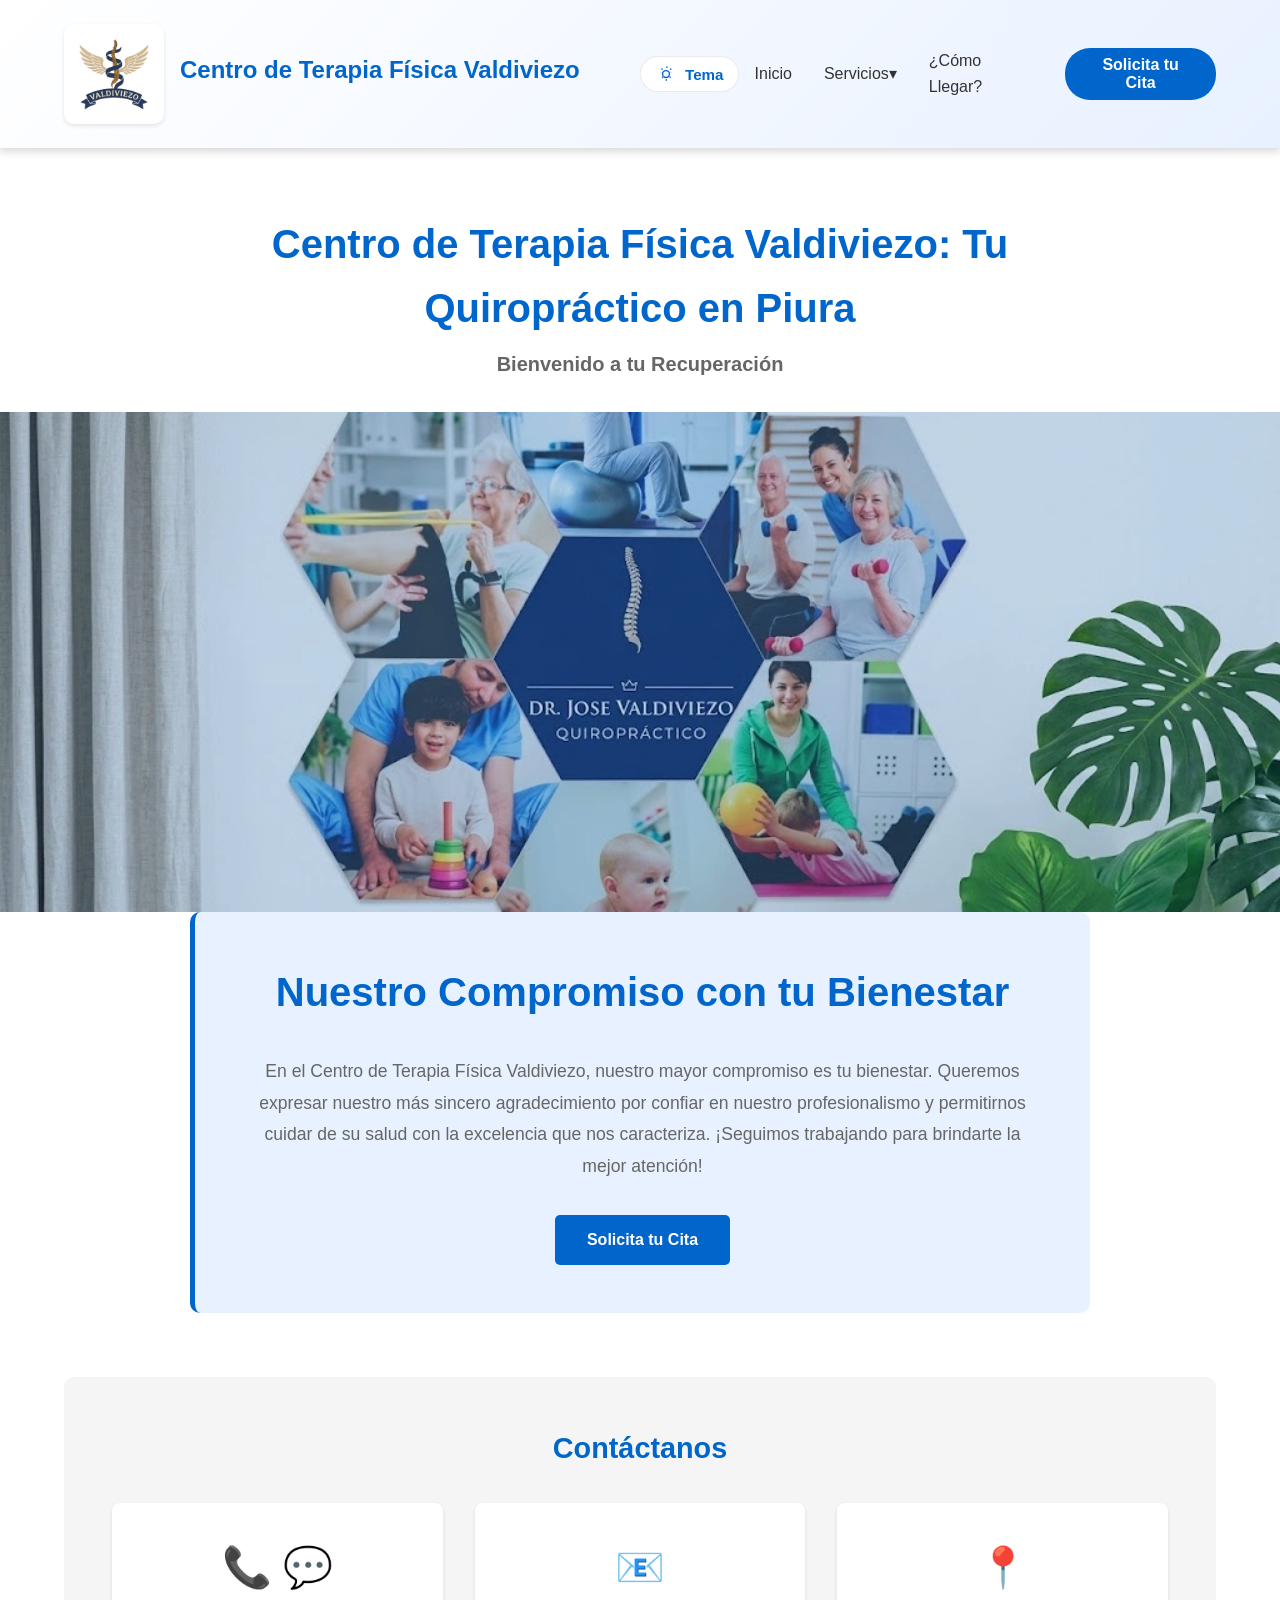
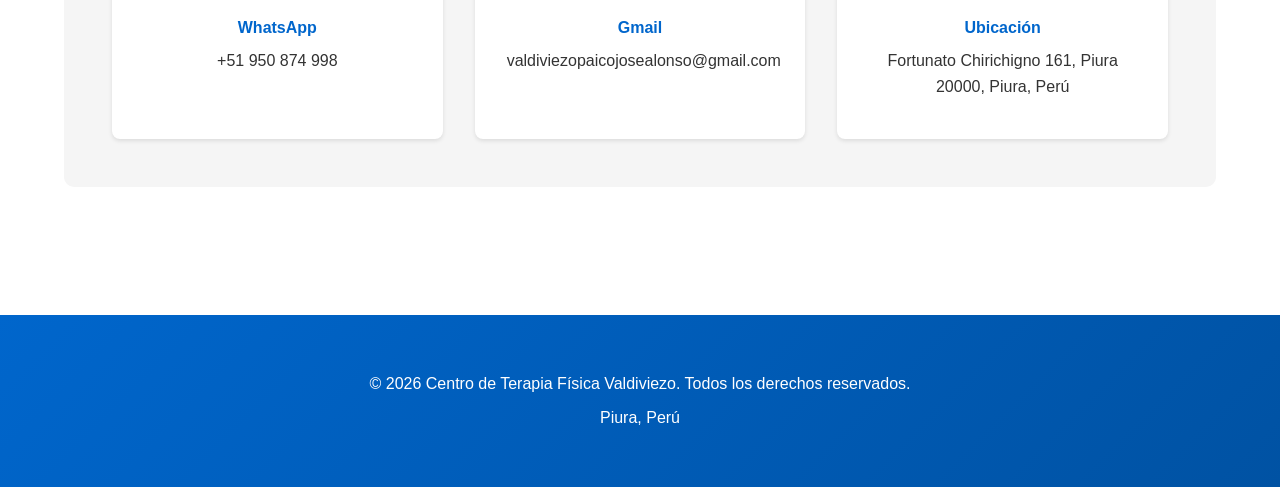
<file: index.html>
<!DOCTYPE html>
<html lang="es">
<head>
    <!-- Google tag (gtag.js) -->
<script async src="https://www.googletagmanager.com/gtag/js?id=AW-18197950227"></script>
<script>
  window.dataLayer = window.dataLayer || [];
  function gtag(){dataLayer.push(arguments);}
  gtag('js', new Date());

  gtag('config', 'AW-18197950227');
</script>
    <meta charset="UTF-8">
    <meta name="viewport" content="width=device-width, initial-scale=1.0">
    <title>Quiropráctico en Piura | Centro de Terapia Física Valdiviezo</title>
    <meta name="google-site-verification" content="0-OPtVbmEbUvLazxbUcmnhVM9NhPvHbZ19TzFa2XcDc" />
    <meta name="description" content="Especialista en fisioterapia, quiropraxia y rehabilitación en Piura. Agenda tu cita en el Centro de Terapia Física Valdiviezo y despídete de los dolores.">
    <link rel="stylesheet" href="styles.css">
</head>
<body>
    <!-- HEADER Y NAVEGACIÓN -->
    <header class="header">
        <div class="container">
            <a href="index.html" class="logo-section" style="text-decoration: none; color: inherit;">
                <img src="assets/images/logo.webp" alt="Logo Centro de Terapia Física Valdiviezo" class="logo-img">
                <div>
                    <div class="logo">Centro de Terapia Física Valdiviezo</div>
                </div>
            </a>
            <nav class="navbar">
                <button class="dark-mode-toggle" id="darkModeToggle" aria-label="Alternar modo oscuro">
                    <svg xmlns="http://www.w3.org/2000/svg" viewBox="0 0 24 24" width="22" height="22" fill="currentColor"><path d="M12 4.5a.75.75 0 0 1 .75-.75h.5a.75.75 0 0 1 0 1.5h-.5A.75.75 0 0 1 12 4.5Zm5.5 6.75a.75.75 0 0 1 .75-.75v-.5a.75.75 0 0 1-1.5 0v.5a.75.75 0 0 1 .75.75Zm-11 0a.75.75 0 0 1 .75-.75v-.5a.75.75 0 0 1-1.5 0v.5a.75.75 0 0 1 .75.75Zm5.75 6.25a.75.75 0 0 1 .75.75v.5a.75.75 0 0 1-1.5 0v-.5a.75.75 0 0 1 .75-.75Zm4.607-11.607a.75.75 0 0 1 1.06 1.06l-.354.354a.75.75 0 1 1-1.06-1.06l.354-.354Zm-8.914 8.914a.75.75 0 0 1 1.06 1.06l-.354.354a.75.75 0 1 1-1.06-1.06l.354-.354Zm8.914 0l.354.354a.75.75 0 0 1-1.06 1.06l-.354-.354a.75.75 0 0 1 1.06-1.06Zm-8.914-8.914l.354.354a.75.75 0 0 1-1.06 1.06l-.354-.354a.75.75 0 0 1 1.06-1.06ZM12 7.5a4.5 4.5 0 1 0 0 9 4.5 4.5 0 0 0 0-9Zm0 1.5a3 3 0 1 1 0 6 3 3 0 0 1 0-6Z"/></svg>
                    <span class="theme-text">Tema</span>
                </button>
                <button class="nav-toggle" id="navToggle">
                    <span></span>
                    <span></span>
                    <span></span>
                </button>
                <ul class="nav-menu" id="navMenu">
                    <li><a href="index.html" class="nav-link">Inicio</a></li>
                    <li class="nav-item dropdown">
                        <a href="#" class="nav-link">Servicios▾</a>
                        <ul class="dropdown-menu">
                            <li><a href="fisioterapia.html" class="nav-link">Fisioterapia</a></li>
                            <li><a href="condiciones-y-dolores.html" class="nav-link">Condiciones y Dolores</a></li>
                            <li><a href="primera-visita.html" class="nav-link">Primera Visita</a></li>
                        </ul>
                    </li>
                    <li><a href="como-llegar.html" class="nav-link">¿Cómo Llegar?</a></li>
                    <li><button class="nav-link btn-cita-header" id="btnCitaHeader" type="button">Solicita tu Cita</button></li>
                </ul>
            </nav>
        </div>
    </header>

    <!-- MAIN CONTENT -->
    <main>
        <!-- SECCIÓN HOME -->
        <section id="home" class="section home-section active">
            <!-- Hero Section -->
            <div class="hero-text-above">
                <h1 class="hero-title">Centro de Terapia Física Valdiviezo: Tu Quiropráctico en Piura</h1>
                <h2 class="hero-subtitle">Bienvenido a tu Recuperación</h2>
            </div>
            <div class="hero" style="background-image: url('assets/images/hero.webp');">
                <div class="hero-overlay"></div>
            </div>

            <!-- Presentación -->
            <div class="container">
                <section class="presentation">
                    <div class="presentation-card">
                        <h2>Nuestro Compromiso con tu Bienestar</h2>
                        <p class="presentation-text">
                            En el Centro de Terapia Física Valdiviezo, nuestro mayor compromiso es tu bienestar. Queremos expresar nuestro más sincero agradecimiento por confiar en nuestro profesionalismo y permitirnos cuidar de su salud con la excelencia que nos caracteriza. ¡Seguimos trabajando para brindarte la mejor atención!
                        </p>
                        <button class="btn btn-primary" id="btnCitaMain">Solicita tu Cita</button>
                    </div>
                </section>

                <!-- Contacto Rápido -->
                <section class="quick-contact">
                    <h3>Contáctanos</h3>
                    <div class="contact-grid">
                        <a class="contact-item contact-link" href="https://wa.me/51950874998?text=Hola,%20quisiera%20información%20sobre%20los%20servicios%20quiroprácticos." target="_blank" rel="noreferrer noopener">
                            <div class="contact-icon">📞 💬</div>
                            <p><strong>WhatsApp</strong></p>
                            <p>+51 950 874 998</p>
                        </a>
                        <div class="contact-item">
                            <div class="contact-icon">📧</div>
                            <p><strong>Gmail</strong></p>
                            <p>valdiviezopaicojosealonso@gmail.com</p>
                        </div>
                        <div class="contact-item">
                            <div class="contact-icon">📍</div>
                            <p><strong>Ubicación</strong></p>
                            <p>Fortunato Chirichigno 161, Piura 20000, Piura, Perú</p>
                        </div>
                    </div>
                </section>
            </div>
        </section>

        <!-- note: primera-visita and como-llegar moved to dedicated pages -->
    </main>

    <!-- FOOTER -->
    <footer class="footer">
        <div class="container">
            <p>&copy; 2026 Centro de Terapia Física Valdiviezo. Todos los derechos reservados.</p>
            <p>Piura, Perú</p>
        </div>
    </footer>

    <!-- MODAL FORMULARIO -->
    <div id="citaModal" class="modal">
        <div class="modal-content">
            <button class="close-modal" id="closeModal">&times;</button>
            <h2>Solicita tu Cita</h2>
            <form id="citaForm">
                <div class="form-group">
                    <label for="nombres">Nombres y Apellidos *</label>
                    <input type="text" id="nombres" name="nombres" required placeholder="Ej: Juan Pérez García">
                </div>

                <div class="form-group">
                    <label for="email">Correo Electrónico *</label>
                    <input type="email" id="email" name="email" required placeholder="Ej: juan@example.com">
                </div>

                <div class="form-group">
                    <label for="telefono">Número de Teléfono *</label>
                    <input type="tel" id="telefono" name="telefono" required placeholder="Ej: 951234567">
                </div>

                <div class="form-group">
                    <label for="dni">DNI *</label>
                    <input type="text" id="dni" name="dni" required placeholder="Ej: 12345678">
                </div>

                <div class="form-group">
                    <label for="provincia">Provincia *</label>
                    <select id="provincia" name="provincia" required>
                        <option value="">Selecciona una provincia</option>
                        <option value="Piura">Piura</option>
                        <option value="Ayabaca">Ayabaca</option>
                        <option value="Huancabamba">Huancabamba</option>
                        <option value="Morropón">Morropón</option>
                        <option value="Paita">Paita</option>
                        <option value="Sechura">Sechura</option>
                        <option value="Sullana">Sullana</option>
                        <option value="Talara">Talara</option>
                    </select>
                </div>

                <div class="form-group">
                    <label for="mensaje">Mensaje Adicional</label>
                    <textarea id="mensaje" name="mensaje" rows="4" placeholder="Cuéntanos brevemente tu caso o consulta..."></textarea>
                </div>

                <button type="submit" class="btn btn-primary btn-submit">Enviar y Contactar por WhatsApp</button>
            </form>
        </div>
    </div>

    <script src="script.js"></script>
</body>
</html>
</file>
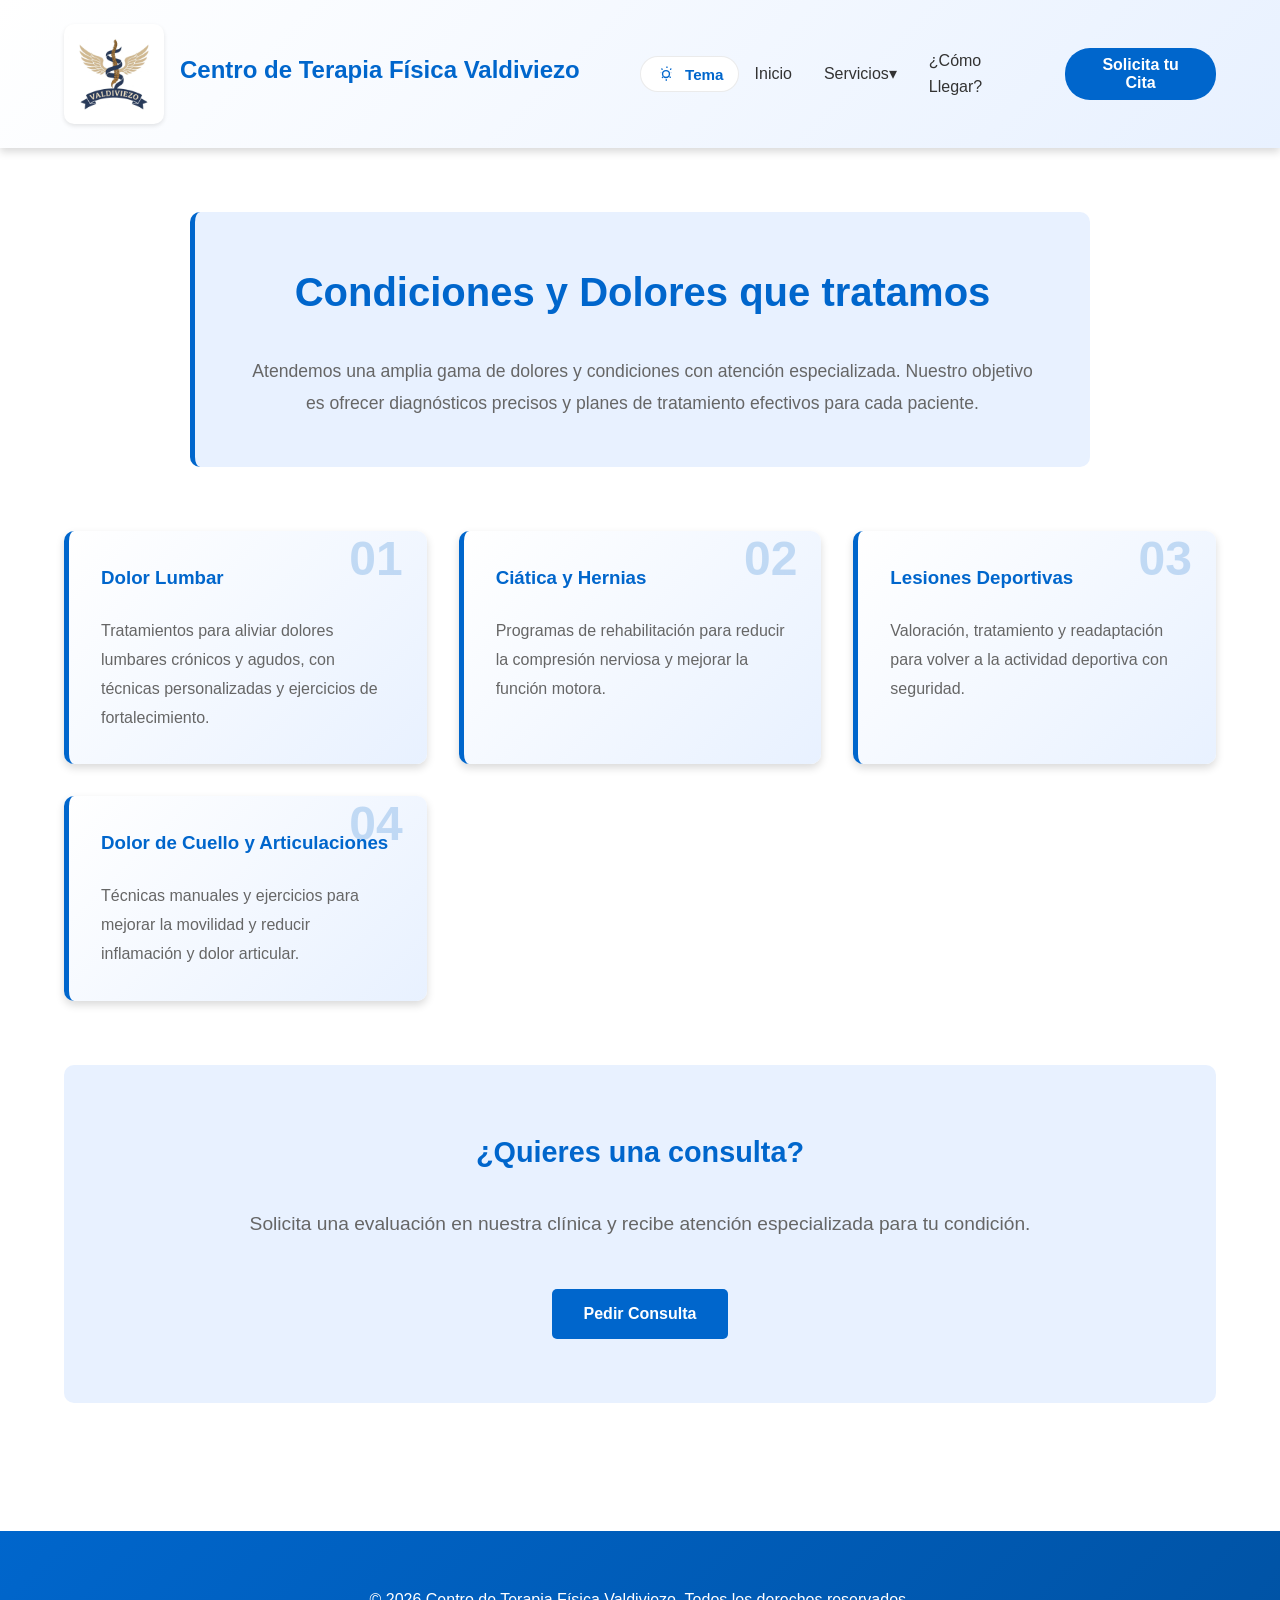
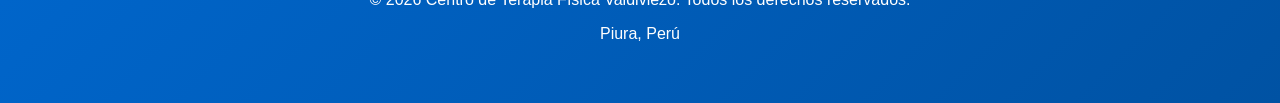
<file: condiciones-y-dolores.html>
<!DOCTYPE html>
<html lang="es">
<head>
    <!-- Google tag (gtag.js) -->
<script async src="https://www.googletagmanager.com/gtag/js?id=AW-18197950227"></script>
<script>
  window.dataLayer = window.dataLayer || [];
  function gtag(){dataLayer.push(arguments);}
  gtag('js', new Date());

  gtag('config', 'AW-18197950227');
</script>
    <meta charset="UTF-8">
    <meta name="viewport" content="width=device-width, initial-scale=1.0">
    <title>Tratamiento para Dolores de Espalda y Articulaciones en Piura</title>
    <meta name="description" content="¿Sufres de dolor de espalda, cuello o articulaciones? Descubre cómo nuestros especialistas en el Centro Valdiviezo pueden ayudarte a recuperar tu bienestar.">
    <link rel="stylesheet" href="styles.css">
</head>
<body>
    <!-- HEADER Y NAVEGACIÓN -->
    <header class="header">
        <div class="container">
            <a href="index.html" class="logo-section" style="text-decoration: none; color: inherit;">
                <img src="assets/images/logo.webp" alt="Logo Centro de Terapia Física Valdiviezo" class="logo-img">
                <div>
                    <div class="logo">Centro de Terapia Física Valdiviezo</div>
                </div>
            </a>
            <nav class="navbar">
                <button class="dark-mode-toggle" id="darkModeToggle" aria-label="Alternar modo oscuro">
                    <svg xmlns="http://www.w3.org/2000/svg" viewBox="0 0 24 24" width="22" height="22" fill="currentColor"><path d="M12 4.5a.75.75 0 0 1 .75-.75h.5a.75.75 0 0 1 0 1.5h-.5A.75.75 0 0 1 12 4.5Zm5.5 6.75a.75.75 0 0 1 .75-.75v-.5a.75.75 0 0 1-1.5 0v.5a.75.75 0 0 1 .75.75Zm-11 0a.75.75 0 0 1 .75-.75v-.5a.75.75 0 0 1-1.5 0v.5a.75.75 0 0 1 .75.75Zm5.75 6.25a.75.75 0 0 1 .75.75v.5a.75.75 0 0 1-1.5 0v-.5a.75.75 0 0 1 .75-.75Zm4.607-11.607a.75.75 0 0 1 1.06 1.06l-.354.354a.75.75 0 1 1-1.06-1.06l.354-.354Zm-8.914 8.914a.75.75 0 0 1 1.06 1.06l-.354.354a.75.75 0 1 1-1.06-1.06l.354-.354Zm8.914 0l.354.354a.75.75 0 0 1-1.06 1.06l-.354-.354a.75.75 0 0 1 1.06-1.06Zm-8.914-8.914l.354.354a.75.75 0 0 1-1.06 1.06l-.354-.354a.75.75 0 0 1 1.06-1.06ZM12 7.5a4.5 4.5 0 1 0 0 9 4.5 4.5 0 0 0 0-9Zm0 1.5a3 3 0 1 1 0 6 3 3 0 0 1 0-6Z"/></svg>
                    <span class="theme-text">Tema</span>
                </button>
                <button class="nav-toggle" id="navToggle">
                    <span></span>
                    <span></span>
                    <span></span>
                </button>
                <ul class="nav-menu" id="navMenu">
                    <li><a href="index.html" class="nav-link">Inicio</a></li>
                    <li class="nav-item dropdown">
                        <a href="#" class="nav-link">Servicios▾</a>
                        <ul class="dropdown-menu">
                            <li><a href="fisioterapia.html" class="nav-link">Fisioterapia</a></li>
                            <li><a href="condiciones-y-dolores.html" class="nav-link">Condiciones y Dolores</a></li>
                            <li><a href="primera-visita.html" class="nav-link">Primera Visita</a></li>
                        </ul>
                    </li>
                    <li><a href="como-llegar.html" class="nav-link">¿Cómo Llegar?</a></li>
                    <li><button class="nav-link btn-cita-header" id="btnCitaHeader" type="button">Solicita tu Cita</button></li>
                </ul>
            </nav>
        </div>
    </header>

    <main>
        <section class="section active" id="condiciones">
            <div class="container">
                <div class="presentation-card">
                    <h1>Condiciones y Dolores que tratamos</h1>
                    <p class="presentation-text">Atendemos una amplia gama de dolores y condiciones con atención especializada. Nuestro objetivo es ofrecer diagnósticos precisos y planes de tratamiento efectivos para cada paciente.</p>
                </div>

                <div class="steps-container">
                    <div class="step-card">
                        <div class="step-number">01</div>
                        <h3>Dolor Lumbar</h3>
                        <p>Tratamientos para aliviar dolores lumbares crónicos y agudos, con técnicas personalizadas y ejercicios de fortalecimiento.</p>
                    </div>

                    <div class="step-card">
                        <div class="step-number">02</div>
                        <h3>Ciática y Hernias</h3>
                        <p>Programas de rehabilitación para reducir la compresión nerviosa y mejorar la función motora.</p>
                    </div>

                    <div class="step-card">
                        <div class="step-number">03</div>
                        <h3>Lesiones Deportivas</h3>
                        <p>Valoración, tratamiento y readaptación para volver a la actividad deportiva con seguridad.</p>
                    </div>

                    <div class="step-card">
                        <div class="step-number">04</div>
                        <h3>Dolor de Cuello y Articulaciones</h3>
                        <p>Técnicas manuales y ejercicios para mejorar la movilidad y reducir inflamación y dolor articular.</p>
                    </div>
                </div>

                <div class="cta-section">
                    <h3>¿Quieres una consulta?</h3>
                    <p class="section-subtitle">Solicita una evaluación en nuestra clínica y recibe atención especializada para tu condición.</p>
                    <button class="btn btn-primary" id="btnCitaMain">Pedir Consulta</button>
                </div>
            </div>
        </section>
    </main>

    <!-- FOOTER -->
    <footer class="footer">
        <div class="container">
            <p>&copy; 2026 Centro de Terapia Física Valdiviezo. Todos los derechos reservados.</p>
            <p>Piura, Perú</p>
        </div>
    </footer>

    <!-- MODAL FORMULARIO -->
    <div id="citaModal" class="modal">
        <div class="modal-content">
            <button class="close-modal" id="closeModal">&times;</button>
            <h2>Solicita tu Cita</h2>
            <form id="citaForm">
                <div class="form-group">
                    <label for="nombres">Nombres y Apellidos *</label>
                    <input type="text" id="nombres" name="nombres" required placeholder="Ej: Juan Pérez García">
                </div>

                <div class="form-group">
                    <label for="email">Correo Electrónico *</label>
                    <input type="email" id="email" name="email" required placeholder="Ej: juan@example.com">
                </div>

                <div class="form-group">
                    <label for="telefono">Número de Teléfono *</label>
                    <input type="tel" id="telefono" name="telefono" required placeholder="Ej: 951234567">
                </div>

                <div class="form-group">
                    <label for="dni">DNI *</label>
                    <input type="text" id="dni" name="dni" required placeholder="Ej: 12345678">
                </div>

                <div class="form-group">
                    <label for="provincia">Provincia *</label>
                    <select id="provincia" name="provincia" required>
                        <option value="">Selecciona una provincia</option>
                        <option value="Piura">Piura</option>
                        <option value="Paita">Paita</option>
                        <option value="Sullana">Sullana</option>
                    </select>
                </div>

                <div class="form-group">
                    <label for="mensaje">Mensaje Adicional</label>
                    <textarea id="mensaje" name="mensaje" rows="4" placeholder="Cuéntanos brevemente tu caso o consulta..."></textarea>
                </div>

                <button type="submit" class="btn btn-primary btn-submit">Enviar y Contactar por WhatsApp</button>
            </form>
        </div>
    </div>

    <script src="script.js"></script>
</body>
</html>
</file>
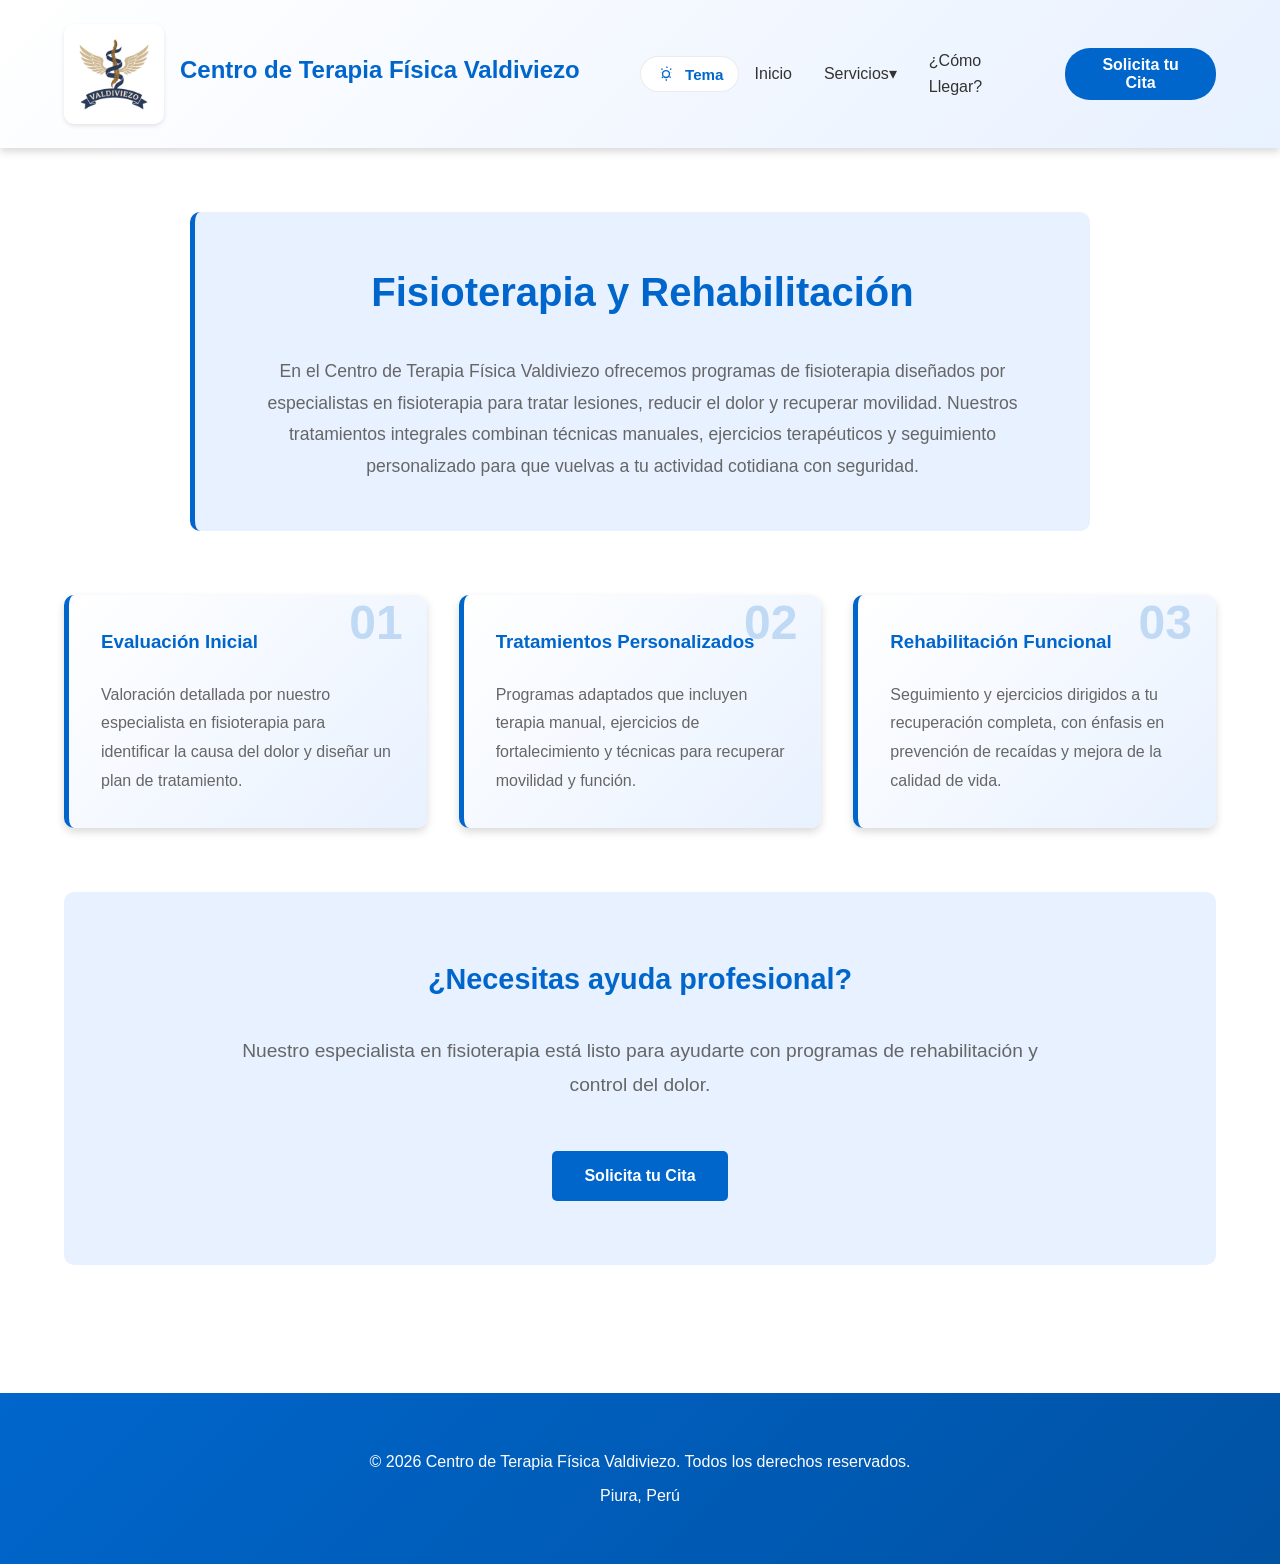
<file: fisioterapia.html>
<!DOCTYPE html>
<html lang="es">
<head>
    <!-- Google tag (gtag.js) -->
<script async src="https://www.googletagmanager.com/gtag/js?id=AW-18197950227"></script>
<script>
  window.dataLayer = window.dataLayer || [];
  function gtag(){dataLayer.push(arguments);}
  gtag('js', new Date());

  gtag('config', 'AW-18197950227');
</script>
    <meta charset="UTF-8">
    <meta name="viewport" content="width=device-width, initial-scale=1.0">
    <title>Fisioterapia en Piura | Tratamientos y Especialistas - Valdiviezo</title>
    <meta name="description" content="Conoce nuestros programas de fisioterapia en Piura. Ayuda profesional para tratar lesiones, recuperar movilidad y mejorar tu calidad de vida.">
    <link rel="stylesheet" href="styles.css">
</head>
<body>
    <!-- HEADER Y NAVEGACIÓN (reutilizable) -->
    <header class="header">
        <div class="container">
            <a href="index.html" class="logo-section" style="text-decoration: none; color: inherit;">
                <img src="assets/images/logo.webp" alt="Logo Centro de Terapia Física Valdiviezo" class="logo-img">
                <div>
                    <div class="logo">Centro de Terapia Física Valdiviezo</div>
                </div>
            </a>
            <nav class="navbar">
                <button class="dark-mode-toggle" id="darkModeToggle" aria-label="Alternar modo oscuro">
                    <svg xmlns="http://www.w3.org/2000/svg" viewBox="0 0 24 24" width="22" height="22" fill="currentColor"><path d="M12 4.5a.75.75 0 0 1 .75-.75h.5a.75.75 0 0 1 0 1.5h-.5A.75.75 0 0 1 12 4.5Zm5.5 6.75a.75.75 0 0 1 .75-.75v-.5a.75.75 0 0 1-1.5 0v.5a.75.75 0 0 1 .75.75Zm-11 0a.75.75 0 0 1 .75-.75v-.5a.75.75 0 0 1-1.5 0v.5a.75.75 0 0 1 .75.75Zm5.75 6.25a.75.75 0 0 1 .75.75v.5a.75.75 0 0 1-1.5 0v-.5a.75.75 0 0 1 .75-.75Zm4.607-11.607a.75.75 0 0 1 1.06 1.06l-.354.354a.75.75 0 1 1-1.06-1.06l.354-.354Zm-8.914 8.914a.75.75 0 0 1 1.06 1.06l-.354.354a.75.75 0 1 1-1.06-1.06l.354-.354Zm8.914 0l.354.354a.75.75 0 0 1-1.06 1.06l-.354-.354a.75.75 0 0 1 1.06-1.06Zm-8.914-8.914l.354.354a.75.75 0 0 1-1.06 1.06l-.354-.354a.75.75 0 0 1 1.06-1.06ZM12 7.5a4.5 4.5 0 1 0 0 9 4.5 4.5 0 0 0 0-9Zm0 1.5a3 3 0 1 1 0 6 3 3 0 0 1 0-6Z"/></svg>
                    <span class="theme-text">Tema</span>
                </button>
                <button class="nav-toggle" id="navToggle">
                    <span></span>
                    <span></span>
                    <span></span>
                </button>
                <ul class="nav-menu" id="navMenu">
                    <li><a href="index.html" class="nav-link">Inicio</a></li>
                    <li class="nav-item dropdown">
                        <a href="#" class="nav-link">Servicios▾</a>
                        <ul class="dropdown-menu">
                            <li><a href="fisioterapia.html" class="nav-link">Fisioterapia</a></li>
                            <li><a href="condiciones-y-dolores.html" class="nav-link">Condiciones y Dolores</a></li>
                            <li><a href="primera-visita.html" class="nav-link">Primera Visita</a></li>
                        </ul>
                    </li>
                    <li><a href="como-llegar.html" class="nav-link">¿Cómo Llegar?</a></li>
                    <li><button class="nav-link btn-cita-header" id="btnCitaHeader" type="button">Solicita tu Cita</button></li>
                </ul>
            </nav>
        </div>
    </header>

    <main>
        <section class="section active" id="fisioterapia">
            <div class="container">
                <div class="presentation-card">
                    <h1>Fisioterapia y Rehabilitación</h1>
                    <p class="presentation-text">
                        En el Centro de Terapia Física Valdiviezo ofrecemos programas de fisioterapia diseñados por especialistas en fisioterapia para tratar lesiones, reducir el dolor y recuperar movilidad. Nuestros tratamientos integrales combinan técnicas manuales, ejercicios terapéuticos y seguimiento personalizado para que vuelvas a tu actividad cotidiana con seguridad.
                    </p>
                </div>

                <div class="steps-container">
                    <div class="step-card">
                        <div class="step-number">01</div>
                        <h3>Evaluación Inicial</h3>
                        <p>Valoración detallada por nuestro especialista en fisioterapia para identificar la causa del dolor y diseñar un plan de tratamiento.</p>
                    </div>

                    <div class="step-card">
                        <div class="step-number">02</div>
                        <h3>Tratamientos Personalizados</h3>
                        <p>Programas adaptados que incluyen terapia manual, ejercicios de fortalecimiento y técnicas para recuperar movilidad y función.</p>
                    </div>

                    <div class="step-card">
                        <div class="step-number">03</div>
                        <h3>Rehabilitación Funcional</h3>
                        <p>Seguimiento y ejercicios dirigidos a tu recuperación completa, con énfasis en prevención de recaídas y mejora de la calidad de vida.</p>
                    </div>
                </div>

                <div class="cta-section">
                    <h3>¿Necesitas ayuda profesional?</h3>
                    <p class="section-subtitle">Nuestro especialista en fisioterapia está listo para ayudarte con programas de rehabilitación y control del dolor.</p>
                    <button class="btn btn-primary" id="btnCitaMain">Solicita tu Cita</button>
                </div>
            </div>
        </section>
    </main>

    <!-- FOOTER -->
    <footer class="footer">
        <div class="container">
            <p>&copy; 2026 Centro de Terapia Física Valdiviezo. Todos los derechos reservados.</p>
            <p>Piura, Perú</p>
        </div>
    </footer>

    <!-- MODAL FORMULARIO (reutilizable) -->
    <div id="citaModal" class="modal">
        <div class="modal-content">
            <button class="close-modal" id="closeModal">&times;</button>
            <h2>Solicita tu Cita</h2>
            <form id="citaForm">
                <div class="form-group">
                    <label for="nombres">Nombres y Apellidos *</label>
                    <input type="text" id="nombres" name="nombres" required placeholder="Ej: Juan Pérez García">
                </div>

                <div class="form-group">
                    <label for="email">Correo Electrónico *</label>
                    <input type="email" id="email" name="email" required placeholder="Ej: juan@example.com">
                </div>

                <div class="form-group">
                    <label for="telefono">Número de Teléfono *</label>
                    <input type="tel" id="telefono" name="telefono" required placeholder="Ej: 951234567">
                </div>

                <div class="form-group">
                    <label for="dni">DNI *</label>
                    <input type="text" id="dni" name="dni" required placeholder="Ej: 12345678">
                </div>

                <div class="form-group">
                    <label for="provincia">Provincia *</label>
                    <select id="provincia" name="provincia" required>
                        <option value="">Selecciona una provincia</option>
                        <option value="Piura">Piura</option>
                        <option value="Paita">Paita</option>
                        <option value="Sullana">Sullana</option>
                    </select>
                </div>

                <div class="form-group">
                    <label for="mensaje">Mensaje Adicional</label>
                    <textarea id="mensaje" name="mensaje" rows="4" placeholder="Cuéntanos brevemente tu caso o consulta..."></textarea>
                </div>

                <button type="submit" class="btn btn-primary btn-submit">Enviar y Contactar por WhatsApp</button>
            </form>
        </div>
    </div>

    <script src="script.js"></script>
</body>
</html>
</file>
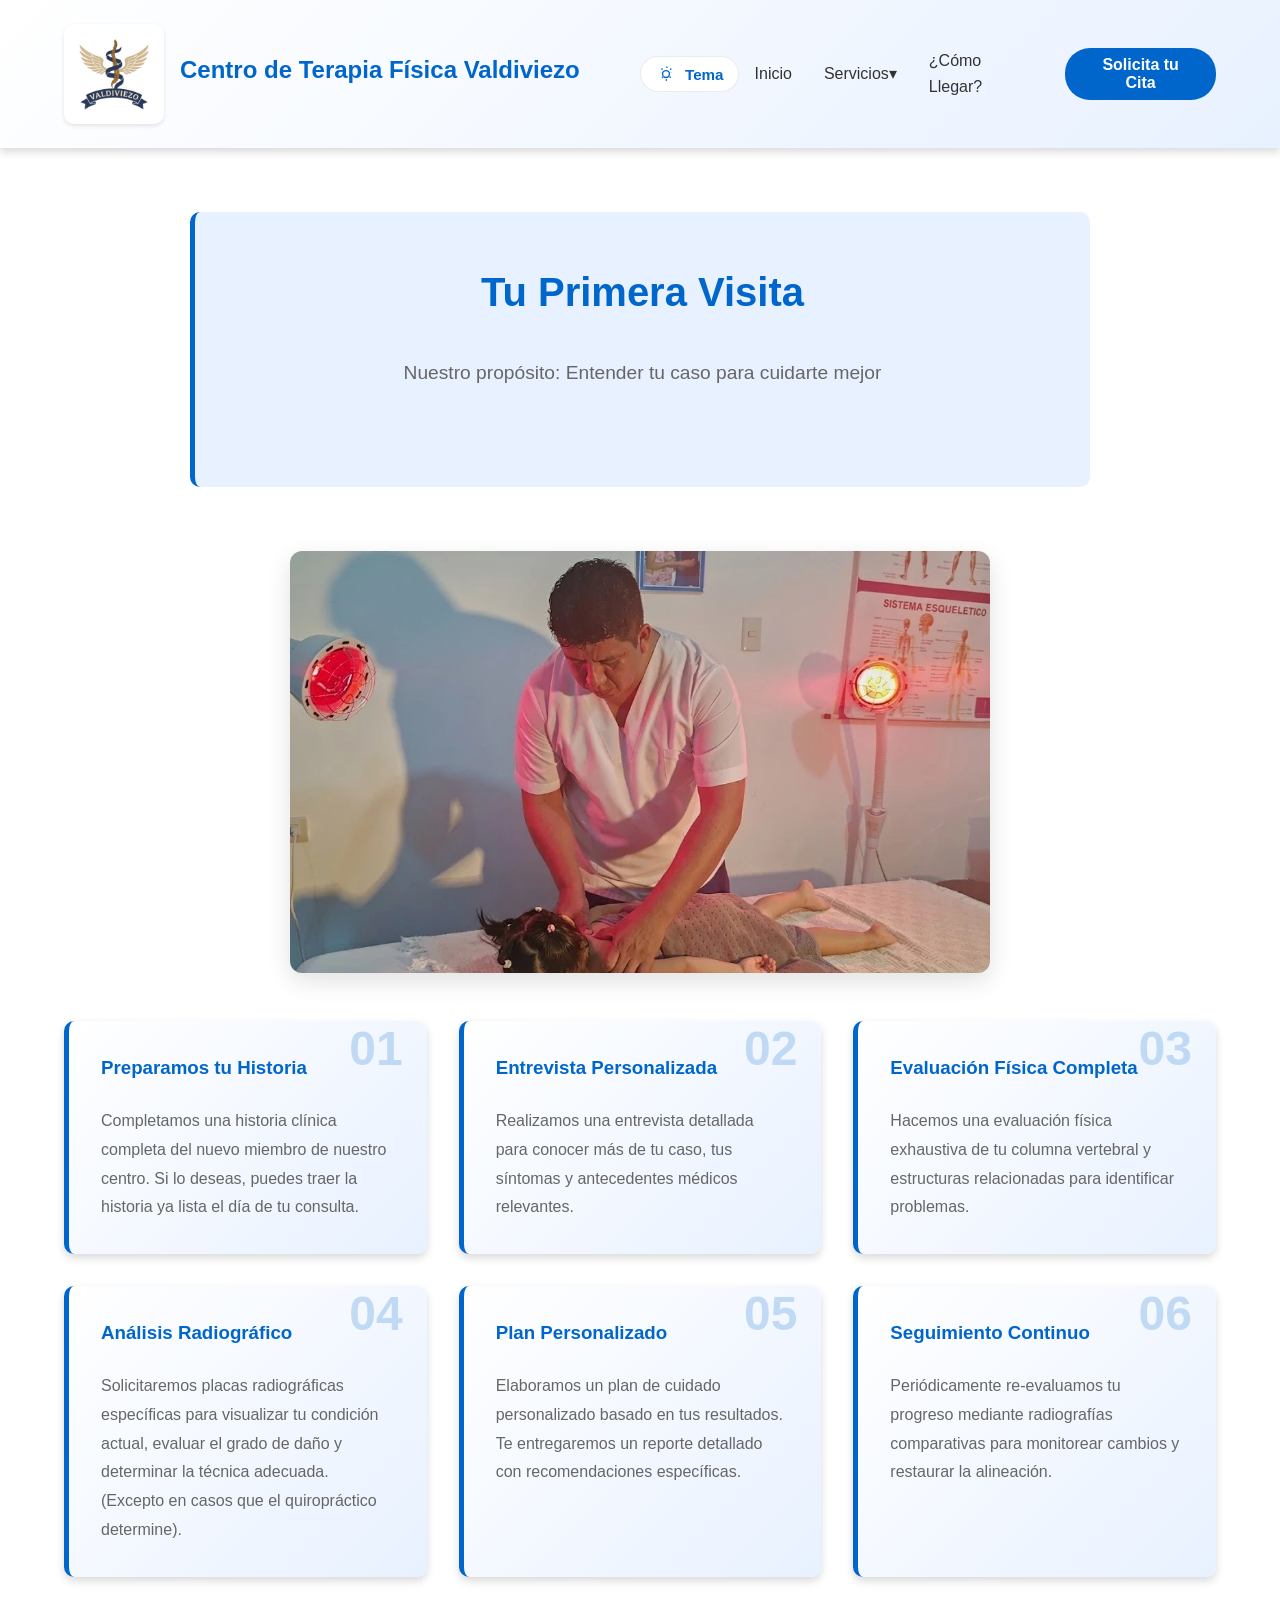
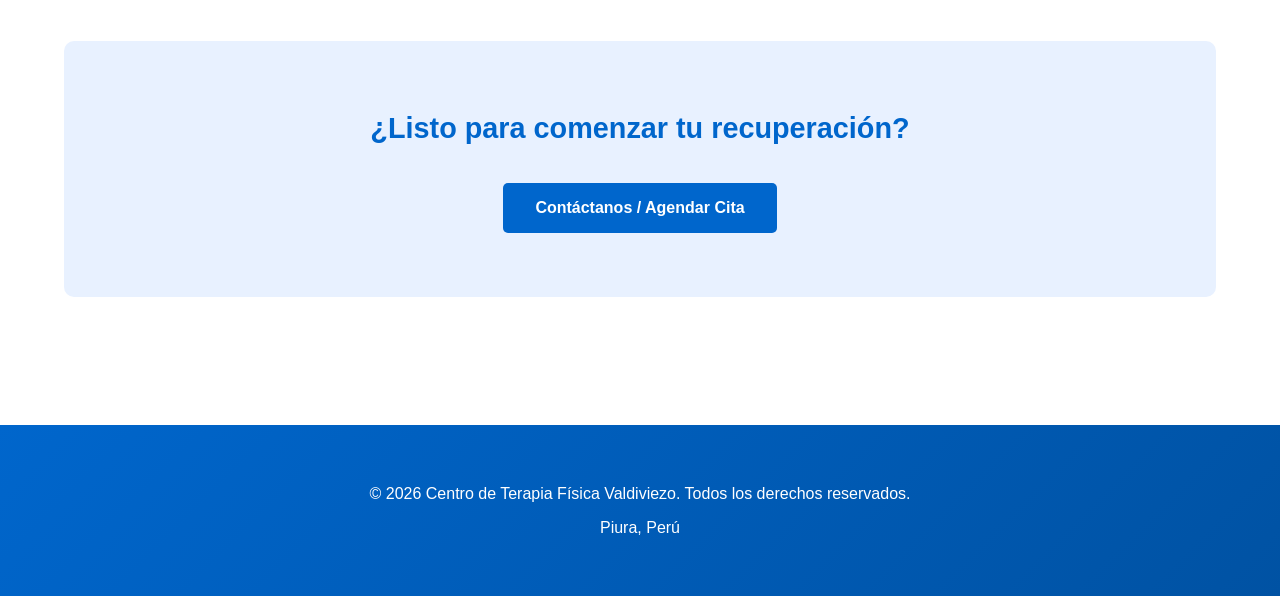
<file: primera-visita.html>
<!DOCTYPE html>
<html lang="es">
<head>
    <!-- Google tag (gtag.js) -->
<script async src="https://www.googletagmanager.com/gtag/js?id=AW-18197950227"></script>
<script>
  window.dataLayer = window.dataLayer || [];
  function gtag(){dataLayer.push(arguments);}
  gtag('js', new Date());

  gtag('config', 'AW-18197950227');
</script>
    <meta charset="UTF-8">
    <meta name="viewport" content="width=device-width, initial-scale=1.0">
    <title>Primera Visita - Centro de Terapia Física Valdiviezo</title>
    <meta name="description" content="Descubre qué esperar en tu primera visita: evaluación completa, entrevista y plan personalizado en Piura.">
    <link rel="stylesheet" href="styles.css">
</head>
<body>
    <!-- HEADER Y NAVEGACIÓN -->
    <header class="header">
        <div class="container">
            <a href="index.html" class="logo-section" style="text-decoration: none; color: inherit;">
                <img src="assets/images/logo.webp" alt="Logo Centro de Terapia Física Valdiviezo" class="logo-img">
                <div>
                    <div class="logo">Centro de Terapia Física Valdiviezo</div>
                </div>
            </a>
            <nav class="navbar">
                <button class="dark-mode-toggle" id="darkModeToggle" aria-label="Alternar modo oscuro">
                    <svg xmlns="http://www.w3.org/2000/svg" viewBox="0 0 24 24" width="22" height="22" fill="currentColor"><path d="M12 4.5a.75.75 0 0 1 .75-.75h.5a.75.75 0 0 1 0 1.5h-.5A.75.75 0 0 1 12 4.5Zm5.5 6.75a.75.75 0 0 1 .75-.75v-.5a.75.75 0 0 1-1.5 0v.5a.75.75 0 0 1 .75.75Zm-11 0a.75.75 0 0 1 .75-.75v-.5a.75.75 0 0 1-1.5 0v.5a.75.75 0 0 1 .75.75Zm5.75 6.25a.75.75 0 0 1 .75.75v.5a.75.75 0 0 1-1.5 0v-.5a.75.75 0 0 1 .75-.75Zm4.607-11.607a.75.75 0 0 1 1.06 1.06l-.354.354a.75.75 0 1 1-1.06-1.06l.354-.354Zm-8.914 8.914a.75.75 0 0 1 1.06 1.06l-.354.354a.75.75 0 1 1-1.06-1.06l.354-.354Zm8.914 0l.354.354a.75.75 0 0 1-1.06 1.06l-.354-.354a.75.75 0 0 1 1.06-1.06Zm-8.914-8.914l.354.354a.75.75 0 0 1-1.06 1.06l-.354-.354a.75.75 0 0 1 1.06-1.06ZM12 7.5a4.5 4.5 0 1 0 0 9 4.5 4.5 0 0 0 0-9Zm0 1.5a3 3 0 1 1 0 6 3 3 0 0 1 0-6Z"/></svg>
                    <span class="theme-text">Tema</span>
                </button>
                <button class="nav-toggle" id="navToggle">
                    <span></span>
                    <span></span>
                    <span></span>
                </button>
                <ul class="nav-menu" id="navMenu">
                    <li><a href="index.html" class="nav-link">Inicio</a></li>
                    <li class="nav-item dropdown">
                        <a href="#" class="nav-link">Servicios▾</a>
                        <ul class="dropdown-menu">
                            <li><a href="fisioterapia.html" class="nav-link">Fisioterapia</a></li>
                            <li><a href="condiciones-y-dolores.html" class="nav-link">Condiciones y Dolores</a></li>
                            <li><a href="primera-visita.html" class="nav-link">Primera Visita</a></li>
                        </ul>
                    </li>
                    <li><a href="como-llegar.html" class="nav-link">¿Cómo Llegar?</a></li>
                    <li><button class="nav-link btn-cita-header" id="btnCitaHeader" type="button">Solicita tu Cita</button></li>
                </ul>
            </nav>
        </div>
    </header>

    <main>
        <section id="primera-visita" class="section active primera-visita-section">
            <div class="container">
                <div class="presentation-card">
                    <h2>Tu Primera Visita</h2>
                    <p class="section-subtitle">Nuestro propósito: Entender tu caso para cuidarte mejor</p>
                </div>

                <div class="contenedor-imagen-visita">
                    <img src="assets/images/terapia1.webp" alt="Sesión de terapia física quiropráctica" class="imagen-terapia-estatica">
                </div>

                <div class="steps-container">
                    <div class="step-card">
                        <div class="step-number">01</div>
                        <h3>Preparamos tu Historia</h3>
                        <p>Completamos una historia clínica completa del nuevo miembro de nuestro centro. Si lo deseas, puedes traer la historia ya lista el día de tu consulta.</p>
                    </div>

                    <div class="step-card">
                        <div class="step-number">02</div>
                        <h3>Entrevista Personalizada</h3>
                        <p>Realizamos una entrevista detallada para conocer más de tu caso, tus síntomas y antecedentes médicos relevantes.</p>
                    </div>

                    <div class="step-card">
                        <div class="step-number">03</div>
                        <h3>Evaluación Física Completa</h3>
                        <p>Hacemos una evaluación física exhaustiva de tu columna vertebral y estructuras relacionadas para identificar problemas.</p>
                    </div>

                    <div class="step-card">
                        <div class="step-number">04</div>
                        <h3>Análisis Radiográfico</h3>
                        <p>Solicitaremos placas radiográficas específicas para visualizar tu condición actual, evaluar el grado de daño y determinar la técnica adecuada. (Excepto en casos que el quiropráctico determine).</p>
                    </div>

                    <div class="step-card">
                        <div class="step-number">05</div>
                        <h3>Plan Personalizado</h3>
                        <p>Elaboramos un plan de cuidado personalizado basado en tus resultados. Te entregaremos un reporte detallado con recomendaciones específicas.</p>
                    </div>

                    <div class="step-card">
                        <div class="step-number">06</div>
                        <h3>Seguimiento Continuo</h3>
                        <p>Periódicamente re-evaluamos tu progreso mediante radiografías comparativas para monitorear cambios y restaurar la alineación.</p>
                    </div>
                </div>

                <div class="cta-section">
                    <h3>¿Listo para comenzar tu recuperación?</h3>
                    <button class="btn btn-primary" id="btnCitaPrimeraVisita">Contáctanos / Agendar Cita</button>
                </div>
            </div>
        </section>
    </main>

    <!-- FOOTER -->
    <footer class="footer">
        <div class="container">
            <p>&copy; 2026 Centro de Terapia Física Valdiviezo. Todos los derechos reservados.</p>
            <p>Piura, Perú</p>
        </div>
    </footer>

    <!-- MODAL FORMULARIO -->
    <div id="citaModal" class="modal">
        <div class="modal-content">
            <button class="close-modal" id="closeModal">&times;</button>
            <h2>Solicita tu Cita</h2>
            <form id="citaForm">
                <div class="form-group">
                    <label for="nombres">Nombres y Apellidos *</label>
                    <input type="text" id="nombres" name="nombres" required placeholder="Ej: Juan Pérez García">
                </div>

                <div class="form-group">
                    <label for="email">Correo Electrónico *</label>
                    <input type="email" id="email" name="email" required placeholder="Ej: juan@example.com">
                </div>

                <div class="form-group">
                    <label for="telefono">Número de Teléfono *</label>
                    <input type="tel" id="telefono" name="telefono" required placeholder="Ej: 951234567">
                </div>

                <div class="form-group">
                    <label for="dni">DNI *</label>
                    <input type="text" id="dni" name="dni" required placeholder="Ej: 12345678">
                </div>

                <div class="form-group">
                    <label for="provincia">Provincia *</label>
                    <select id="provincia" name="provincia" required>
                        <option value="">Selecciona una provincia</option>
                        <option value="Piura">Piura</option>
                        <option value="Paita">Paita</option>
                        <option value="Sullana">Sullana</option>
                    </select>
                </div>

                <div class="form-group">
                    <label for="mensaje">Mensaje Adicional</label>
                    <textarea id="mensaje" name="mensaje" rows="4" placeholder="Cuéntanos brevemente tu caso o consulta..."></textarea>
                </div>

                <button type="submit" class="btn btn-primary btn-submit">Enviar y Contactar por WhatsApp</button>
            </form>
        </div>
    </div>

    <script src="script.js"></script>
</body>
</html>
</file>
<file: styles.css>
/* ==================== RESET Y VARIABLES GLOBALES ==================== */
* {
    margin: 0;
    padding: 0;
    box-sizing: border-box;
}

:root {
    /* Colores principales */
    --primary-blue: #0066cc;
    --primary-blue-dark: #0052a3;
    --secondary-blue: #e8f1ff;
    --light-gray: #f5f5f5;
    --dark-gray: #333333;
    --medium-gray: #666666;
    --border-gray: #e0e0e0;
    --white: #ffffff;
    --accent-blue: #0084ff;
    
    /* Tipografía */
    --font-primary: 'Segoe UI', Tahoma, Geneva, Verdana, sans-serif;
    --font-size-base: 16px;
    --line-height-base: 1.6;
    
    /* Espaciado */
    --spacing-xs: 0.5rem;
    --spacing-sm: 1rem;
    --spacing-md: 1.5rem;
    --spacing-lg: 2rem;
    --spacing-xl: 3rem;
    --spacing-xxl: 4rem;
    
    /* Sombras */
    --shadow-sm: 0 2px 4px rgba(0, 0, 0, 0.1);
    --shadow-md: 0 4px 8px rgba(0, 0, 0, 0.15);
    --shadow-lg: 0 8px 16px rgba(0, 0, 0, 0.2);
    
    /* Transiciones */
    --transition: all 0.3s ease;
}

/* ==================== ESTILOS BASE ==================== */
html {
    scroll-behavior: smooth;
}

body {
    font-family: var(--font-primary);
    font-size: var(--font-size-base);
    line-height: var(--line-height-base);
    color: var(--dark-gray);
    background-color: var(--white);
}

body.dark-mode {
    --primary-blue: #88b9ff;
    --primary-blue-dark: #5d7fc6;
    --secondary-blue: #1d2a42;
    --light-gray: #121823;
    --dark-gray: #f3f5ff;
    --medium-gray: #c2cad9;
    --border-gray: #2f3c52;
    --white: #121823;
    --accent-blue: #8ab7ff;
    background-color: #0f172a;
    color: #e5e7eb;
}

body.dark-mode .header {
    background: linear-gradient(135deg, #141e33 0%, #1f2d4b 100%);
    box-shadow: 0 4px 12px rgba(0,0,0,0.4);
}

body.dark-mode .footer {
    background: linear-gradient(135deg, #0f172a 0%, #1a2639 100%);
}

body.dark-mode .footer p {
    color: #ffffff;
}


body.dark-mode .nav-link {
    color: #e5e7eb;
}

body.dark-mode .nav-link:hover,
body.dark-mode .btn-cita-header:hover,
body.dark-mode .dark-mode-toggle:hover {
    color: #ffffff;
}

body.dark-mode .btn-cita-header {
    background-color: #3f6cac;
}

body.dark-mode .btn-cita-header:hover {
    background-color: #2f5694;
}

body.dark-mode .hero-title,
body.dark-mode .hero-subtitle {
    color: #f8fafc;
}

.container {
    max-width: 1200px;
    margin: 0 auto;
    padding: 0 var(--spacing-md);
}

/* ==================== HEADER Y NAVEGACIÓN ==================== */
.header {
    background: linear-gradient(135deg, var(--white) 0%, var(--secondary-blue) 100%);
    padding: var(--spacing-md) 0;
    box-shadow: var(--shadow-md);
    position: sticky;
    top: 0;
    z-index: 1000;
}

.header .container {
    display: flex;
    justify-content: space-between;
    align-items: center;
}

.logo-section {
    flex: 1;
    display: flex;
    align-items: center;
    gap: 1rem;
}

.logo-img {
    width: 100px;
    height: 100px;
    min-width: 100px;
    min-height: 100px;
    flex-shrink: 0;
    object-fit: contain;
    border-radius: 10px;
    background: var(--white);
    padding: 0.25rem;
    box-shadow: var(--shadow-sm);
}

.logo {
    font-size: 1.5rem;
    color: var(--primary-blue);
    font-weight: 700;
    margin-bottom: var(--spacing-xs);
}

.tagline {
    font-size: 0.875rem;
    color: var(--medium-gray);
    font-style: italic;
}

/* Navbar */
.navbar {
    flex: 1;
    display: flex;
    justify-content: flex-end;
    align-items: center;
}

.nav-toggle {
    display: none;
    flex-direction: column;
    background: none;
    border: none;
    cursor: pointer;
    padding: var(--spacing-sm);
}

.nav-toggle span {
    width: 25px;
    height: 3px;
    background-color: var(--primary-blue);
    margin: 5px 0;
    transition: var(--transition);
    border-radius: 2px;
}

.dark-mode-toggle {
    display: inline-flex;
    align-items: center;
    justify-content: center;
    border: 1px solid rgba(0,0,0,0.08);
    background: var(--white);
    color: var(--primary-blue);
    width: auto;
    padding: 6px 14px;
    border-radius: 25px;
    margin-right: 1rem;
    cursor: pointer;
    transition: var(--transition);
}

.dark-mode-toggle svg {
    width: 22px;
    height: 22px;
    display: block;
}

.theme-text { margin-left: 8px; font-size: 0.95rem; font-weight: 600; }

.dark-mode-toggle:hover {
    background: var(--secondary-blue);
}

.nav-menu {
    display: flex;
    list-style: none;
    gap: var(--spacing-lg);
    align-items: center;
}

/* Dropdown (Servicios) */
.nav-item {
    position: relative;
}

.dropdown-menu {
    position: absolute;
    top: 100%;
    left: 0;
    background: var(--white);
    list-style: none;
    padding: 0.5rem 0;
    padding-top: 8px; /* evita el hueco entre el elemento padre y el dropdown */
    margin-top: 0;
    border-radius: 8px;
    box-shadow: var(--shadow-md);
    min-width: 220px;
    display: none;
    z-index: 1500;
}

.dropdown-menu li {
    padding: 0;
}

.dropdown-menu a {
    display: block;
    padding: 0.6rem 1rem;
    color: var(--dark-gray);
    text-decoration: none;
}

.nav-item:hover .dropdown-menu {
    display: block;
}

/* Mobile: show dropdown inside the vertical menu when it's expanded */
@media (max-width: 768px) {
    .nav-menu .dropdown-menu {
        display: none;
        position: static;
        background: var(--secondary-blue);
        box-shadow: none;
        min-width: auto;
        padding: 0;
    }

    .nav-menu.active .nav-item.open .dropdown-menu {
        display: block;
    }

    .dropdown-menu a {
        padding-left: calc(var(--spacing-lg));
    }
}

@media (min-width: 768px) {
    .nav-link {
        font-size: 1.1rem;
    }

    .btn-cita-header {
        padding: 0.85rem 1.5rem;
        font-size: 1rem;
    }
}

.nav-link {
    color: var(--dark-gray);
    text-decoration: none;
    font-weight: 500;
    transition: var(--transition);
    background: none;
    border: none;
    cursor: pointer;
    font-size: var(--font-size-base);
}

.nav-link:hover {
    color: var(--primary-blue);
}

.btn-cita-header {
    background-color: var(--primary-blue);
    color: var(--white);
    padding: var(--spacing-xs) var(--spacing-md);
    border-radius: 25px;
    font-weight: 600;
}

.btn-cita-header:hover {
    background-color: var(--primary-blue-dark);
    color: var(--white);
}

/* ==================== RESPONSIVE MENU ==================== */
@media (max-width: 768px) {
    .nav-toggle {
        display: flex;
    }

    .nav-menu {
        position: absolute;
        top: 100%;
        left: 0;
        right: 0;
        background-color: var(--white);
        flex-direction: column;
        gap: 0;
        max-height: 0;
        overflow-y: auto;
        transition: max-height 0.3s ease;
        box-shadow: var(--shadow-md);
    }

    .nav-menu.active {
        max-height: 100vh;
    }

    .nav-menu li {
        width: 100%;
        padding: var(--spacing-md);
        border-bottom: 1px solid var(--border-gray);
    }

    .nav-menu li:last-child {
        border-bottom: none;
    }

    .nav-link {
        display: block;
        width: 100%;
    }

    .btn-cita-header {
        width: 100%;
        text-align: center;
    }

    .header .container {
        flex-direction: column;
        align-items: flex-start;
    }
}

/* ==================== HERO SECTION ==================== */
.hero-text-above {
    max-width: 860px;
    margin: 0 auto 1.5rem;
    padding: 0 var(--spacing-md);
    text-align: center;
}

.hero-text-above .hero-title {
    color: var(--primary-blue);
    text-shadow: none;
    margin-bottom: 0.5rem;
}

.hero-text-above .hero-subtitle {
    color: var(--medium-gray);
    font-size: 1.25rem;
    text-shadow: none;
}

.hero {
    height: 500px;
    background-size: cover;
    background-position: center;
    position: relative;
    display: flex;
    align-items: flex-start;
    justify-content: center;
    padding-top: 4rem;
}

.hero-overlay {
    position: absolute;
    top: 0;
    left: 0;
    width: 100%;
    height: 100%;
    background: rgba(0, 102, 204, 0.18);
    z-index: 1;
}

.hero-content {
    position: relative;
    z-index: 2;
    text-align: left;
    color: var(--white);
    max-width: 620px;
    padding: 1rem 1.5rem;
}

@media (max-width: 768px) {
    .hero {
        align-items: center;
        padding-top: 2rem;
    }

    .hero-content {
        text-align: center;
    }
}

.hero-title {
    font-size: 3rem;
    font-weight: 700;
    margin-bottom: var(--spacing-md);
    text-shadow: 2px 2px 4px rgba(0, 0, 0, 0.3);
}

.hero-subtitle {
    font-size: 1.5rem;
    text-shadow: 1px 1px 3px rgba(0, 0, 0, 0.3);
}

@media (max-width: 768px) {
    .hero {
        height: 350px;
    }

    .hero-title {
        font-size: 2rem;
    }

    .hero-subtitle {
        font-size: 1.1rem;
    }
}

/* ==================== SECCIONES GENERALES ==================== */
.section {
    padding: var(--spacing-xxl) 0;
}

.section h2 {
    font-size: 2.5rem;
    color: var(--primary-blue);
    margin-bottom: var(--spacing-lg);
    text-align: center;
    font-weight: 700;
}

.section h1 {
    font-size: 2.5rem;
    color: var(--primary-blue);
    margin-bottom: var(--spacing-lg);
    text-align: center;
    font-weight: 700;
}

.section-subtitle {
    font-size: 1.2rem;
    line-height: 1.8;
    color: var(--medium-gray);
    text-align: center;
    max-width: 800px;
    margin: 0 auto var(--spacing-xl);
}

.presentation-card {
    background-color: var(--secondary-blue);
    padding: var(--spacing-xl);
    border-radius: 10px;
    border-left: 5px solid var(--primary-blue);
    text-align: center;
    max-width: 900px;
    margin: 0 auto 4rem auto;
}

.presentation-text {
    font-size: 1.1rem;
    line-height: 1.8;
    color: var(--medium-gray);
    margin-bottom: 0;
}

/* ==================== BOTONES ==================== */
.btn {
    padding: var(--spacing-sm) var(--spacing-lg);
    border: none;
    border-radius: 5px;
    font-size: 1rem;
    font-weight: 600;
    cursor: pointer;
    transition: var(--transition);
    text-decoration: none;
    display: inline-block;
}

.btn-primary {
    background-color: var(--primary-blue);
    color: var(--white);
}

.btn-primary:hover {
    background-color: var(--primary-blue-dark);
    transform: translateY(-2px);
    box-shadow: var(--shadow-lg);
}

.btn-primary:active {
    transform: translateY(0);
}

.btn-submit {
    width: 100%;
}

/* ==================== PRESENTATION ==================== */
.presentation {
    text-align: center;
}

.presentation .btn {
    display: inline-block;
    margin-top: var(--spacing-lg);
}

/* ==================== QUICK CONTACT ==================== */
.quick-contact {
    background-color: var(--light-gray);
    padding: var(--spacing-xl);
    border-radius: 10px;
    margin-top: var(--spacing-xxl);
}

.quick-contact h3 {
    text-align: center;
    color: var(--primary-blue);
    margin-bottom: var(--spacing-lg);
    font-size: 1.8rem;
}

.contact-grid {
    display: grid;
    grid-template-columns: repeat(auto-fit, minmax(250px, 1fr));
    gap: var(--spacing-lg);
}

.contact-item,
.contact-link {
    background-color: var(--white);
    padding: var(--spacing-lg);
    border-radius: 8px;
    text-align: center;
    box-shadow: var(--shadow-sm);
    transition: var(--transition);
    text-decoration: none;
    display: block;
    color: inherit;
}

.contact-item:hover {
    box-shadow: var(--shadow-lg);
    transform: translateY(-5px);
}

.contact-icon {
    font-size: 2.5rem;
    margin-bottom: var(--spacing-sm);
}

.contact-item p {
    margin: var(--spacing-xs) 0;
}

.contact-item strong {
    color: var(--primary-blue);
}

/* ==================== PRIMERA VISITA ==================== */
.primera-visita-section {
    background-color: var(--white);
}

.primera-visita-section h2 {
    font-size: 2.5rem;
    color: var(--primary-blue);
    margin-bottom: var(--spacing-lg);
    text-align: center;
    font-weight: 700;
}

.primera-visita-section .section-subtitle {
    font-size: 1.2rem;
    line-height: 1.8;
    color: var(--medium-gray);
    text-align: center;
    max-width: 800px;
    margin: 0 auto var(--spacing-xl);
}

.steps-container {
    display: grid;
    grid-template-columns: repeat(auto-fit, minmax(320px, 1fr));
    gap: var(--spacing-lg);
    margin-bottom: var(--spacing-xxl);
}

.step-card {
    background: linear-gradient(135deg, var(--white) 0%, var(--secondary-blue) 100%);
    padding: var(--spacing-lg);
    border-radius: 10px;
    box-shadow: var(--shadow-md);
    transition: var(--transition);
    border-left: 5px solid var(--primary-blue);
    position: relative;
}

.step-card:hover {
    transform: translateY(-8px);
    box-shadow: var(--shadow-lg);
}

.step-number {
    font-size: 3rem;
    font-weight: 700;
    color: var(--primary-blue);
    opacity: 0.2;
    position: absolute;
    top: -10px;
    right: var(--spacing-md);
    z-index: 0;
}

.step-card h3 {
    color: var(--primary-blue);
    margin-bottom: var(--spacing-md);
    position: relative;
    z-index: 1;
}

.step-card p {
    color: var(--medium-gray);
    line-height: 1.8;
    position: relative;
    z-index: 1;
}

/* ==================== CTA SECTION ==================== */
.cta-section {
    text-align: center;
    background-color: var(--secondary-blue);
    padding: var(--spacing-xxl);
    border-radius: 10px;
}

.cta-section h3 {
    color: var(--primary-blue);
    margin-bottom: var(--spacing-lg);
    font-size: 1.8rem;
}

/* ==================== COMO LLEGAR ==================== */
.como-llegar-section {
    background-color: var(--light-gray);
}

.como-llegar-section h2 {
    font-size: 2.5rem;
    color: var(--primary-blue);
    margin-bottom: var(--spacing-lg);
    text-align: center;
    font-weight: 700;
}

.como-llegar-section .section-subtitle {
    font-size: 1.2rem;
    line-height: 1.8;
    color: var(--medium-gray);
    text-align: center;
    max-width: 800px;
    margin: 0 auto var(--spacing-xl);
}

.map-container {
    margin-bottom: var(--spacing-xxl);
    border-radius: 10px;
    overflow: hidden;
    box-shadow: var(--shadow-md);
}

/* Estilos para el iframe del mapa: responsive, borde y sombra coherente con el sitio */
.map-container iframe,
.map-iframe {
    display: block;
    width: 100%;
    height: 450px;
    border: 0;
    border-radius: 10px;
    box-shadow: var(--shadow-md);
}

@media (max-width: 768px) {
    .map-container iframe,
    .map-iframe {
        height: 360px;
    }
}

@media (max-width: 480px) {
    .map-container iframe,
    .map-iframe {
        height: 300px;
    }
}

.location-info {
    background-color: var(--white);
    padding: var(--spacing-xl);
    border-radius: 10px;
    box-shadow: var(--shadow-md);
    max-width: 600px;
    margin: 0 auto;
}

.location-info h3 {
    color: var(--primary-blue);
    margin-bottom: var(--spacing-lg);
    font-size: 1.5rem;
}

.location-details {
    background-color: var(--secondary-blue);
    padding: var(--spacing-lg);
    border-radius: 8px;
    border-left: 4px solid var(--primary-blue);
}

.location-details p {
    margin: var(--spacing-sm) 0;
    color: var(--dark-gray);
    line-height: 1.8;
}

.location-details strong {
    color: var(--primary-blue);
}

.como-llegar-tarjeta {
    background-color: var(--white);
    padding: var(--spacing-xl);
    border-radius: 10px;
    box-shadow: var(--shadow-md);
    margin: 0 auto;
}

.titulo-azul {
    color: var(--primary-blue);
    font-size: 1.8rem;
    margin-bottom: var(--spacing-lg);
    text-align: center;
}

.contenedor-info-foto-flex {
    display: flex;
    align-items: center;
    justify-content: center;
    gap: var(--spacing-lg);
    flex-wrap: wrap;
}

.contacto-info-cuadro {
    flex: 1 1 420px;
    min-width: 280px;
}

.foto-quirop {
    flex: 0 0 420px;
    display: flex;
    align-items: center;
    justify-content: center;
}

.foto-quirop img {
    width: 100%;
    max-width: 380px;
    height: auto;
    border-radius: 16px;
    box-shadow: var(--shadow-md);
    object-fit: cover;
    display: block;
}

@media (max-width: 1100px) {
    .contenedor-info-foto-flex {
        justify-content: flex-start;
    }
}

@media (max-width: 900px) {
    .contenedor-info-foto-flex {
        flex-direction: column;
        align-items: center;
    }

    .foto-quirop,
    .contacto-info-cuadro {
        width: 100%;
    }

    .location-details {
        text-align: center;
    }

    .location-details p {
        margin-left: 0;
    }
}

/* ==================== MODAL FORMULARIO ==================== */
.modal {
    display: none;
    position: fixed;
    z-index: 2000;
    left: 0;
    top: 0;
    width: 100%;
    height: 100%;
    background-color: rgba(0, 0, 0, 0.5);
    animation: fadeIn 0.3s ease;
    overflow-y: auto;
}

.modal.active {
    display: flex;
    align-items: center;
    justify-content: center;
}

.modal-content {
    background-color: var(--white);
    padding: var(--spacing-xl);
    border-radius: 10px;
    box-shadow: var(--shadow-lg);
    max-width: 500px;
    width: 90%;
    position: relative;
    animation: slideDown 0.3s ease;
}

@keyframes slideDown {
    from {
        opacity: 0;
        transform: translateY(-50px);
    }
    to {
        opacity: 1;
        transform: translateY(0);
    }
}

.modal-content h2 {
    color: var(--primary-blue);
    margin-bottom: var(--spacing-lg);
    text-align: center;
}

.close-modal {
    position: absolute;
    right: var(--spacing-md);
    top: var(--spacing-md);
    font-size: 2rem;
    font-weight: bold;
    color: var(--medium-gray);
    background: none;
    border: none;
    cursor: pointer;
    transition: var(--transition);
}

.close-modal:hover {
    color: var(--dark-gray);
}

/* ==================== FORMULARIO ==================== */
.form-group {
    margin-bottom: var(--spacing-lg);
}

.form-group label {
    display: block;
    margin-bottom: var(--spacing-xs);
    color: var(--dark-gray);
    font-weight: 600;
}

.form-group input,
.form-group select,
.form-group textarea {
    width: 100%;
    padding: var(--spacing-sm);
    border: 2px solid var(--border-gray);
    border-radius: 5px;
    font-size: 1rem;
    font-family: inherit;
    transition: var(--transition);
}

.form-group input:focus,
.form-group select:focus,
.form-group textarea:focus {
    outline: none;
    border-color: var(--primary-blue);
    box-shadow: 0 0 0 3px rgba(0, 102, 204, 0.1);
}

.form-group textarea {
    resize: vertical;
}

/* ==================== FOOTER ==================== */
.footer {
    background: linear-gradient(135deg, var(--primary-blue) 0%, var(--primary-blue-dark) 100%);
    color: var(--white);
    padding: var(--spacing-xl) 0;
    text-align: center;
    margin-top: var(--spacing-xxl);
}

.footer p {
    margin: var(--spacing-xs) 0;
    font-size: 1rem;
    color: var(--white);
}

/* ==================== RESPONSIVE - 768px ==================== */
@media (max-width: 768px) {
    .section-subtitle {
        font-size: 1rem;
    }

    .presentation-text {
        font-size: 1rem;
        padding: var(--spacing-lg);
    }

    .steps-container {
        grid-template-columns: 1fr;
    }

    .step-card {
        padding: var(--spacing-md);
    }

    .step-number {
        font-size: 2rem;
        right: var(--spacing-sm);
    }

    .step-card h3 {
        font-size: 1.2rem;
    }

    .location-info {
        margin: 0 var(--spacing-md);
    }

    .modal-content {
        width: 95%;
        padding: var(--spacing-lg);
    }

    .modal-content h2 {
        font-size: 1.5rem;
    }

    .contact-grid {
        grid-template-columns: 1fr;
    }
}

@media (max-width: 480px) {
    .container {
        padding: 0 var(--spacing-sm);
    }

    .logo {
        font-size: 1.2rem;
    }

    .hero {
        height: 300px;
    }

    .hero-title {
        font-size: 1.5rem;
    }

    .hero-subtitle {
        font-size: 1rem;
    }

    .section h2 {
        font-size: 1.5rem;
    }

    .quick-contact h3 {
        font-size: 1.3rem;
    }

    .contact-item p {
        font-size: 0.9rem;
    }

    .cta-section h3 {
        font-size: 1.3rem;
    }

    .location-info h3 {
        font-size: 1.2rem;
    }

    .location-details p {
        font-size: 0.9rem;
    }
}


/* =========================================
   IMAGEN DESTACADA - PRIMERA VISITA
========================================= */

.contenedor-imagen-visita {
    display: flex;
    justify-content: center;
    align-items: center;
    width: 100%;
    margin: 2rem auto 3rem auto;
    padding: 0 1rem;
    box-sizing: border-box;
}

.imagen-terapia-estatica {
    width: 100%;
    max-width: 700px; /* Controla qué tan ancha se ve en escritorio. Puedes subirlo a 800px si la quieres más grande */
    height: auto; /* ¡Esta es la clave! Mantiene la proporción original sin recortar nada */
    border-radius: 12px;
    box-shadow: 0 8px 24px rgba(0, 0, 0, 0.12); /* Una sombrita un poco más marcada para que resalte */
}
</file>
